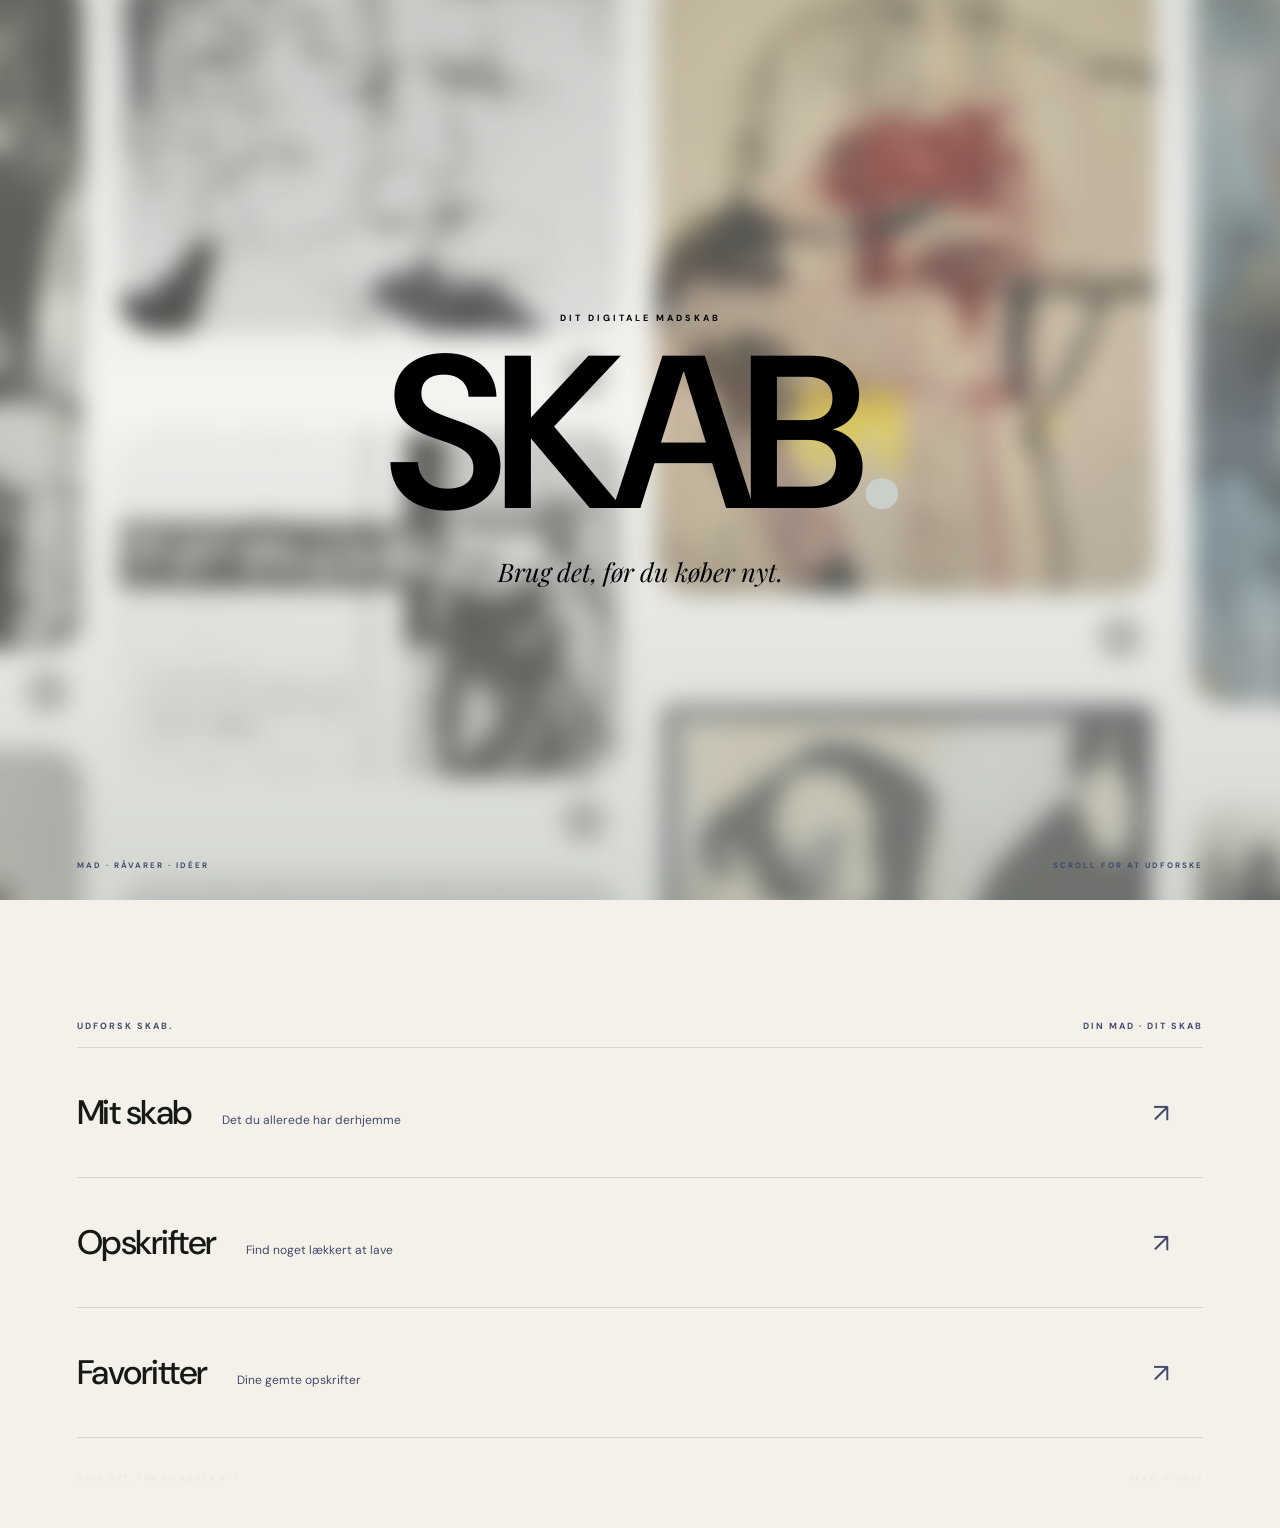
<file: index.html>
<!DOCTYPE html>
<html lang="da">

<head>

    <meta charset="UTF-8">

    <meta name="viewport" content="width=device-width, initial-scale=1.0">

    <title>SKAB.</title>

    <!-- Fonts -->
    <link rel="preconnect" href="https://fonts.googleapis.com">
    <link rel="preconnect" href="https://fonts.gstatic.com" crossorigin>

    <link
        href="https://fonts.googleapis.com/css2?family=DM+Sans:wght@400;500;600;700&family=Playfair+Display:ital,wght@0,400;0,500;1,400&display=swap"
        rel="stylesheet"
    >

    <link rel="stylesheet" href="style.css">
    <link rel="manifest" href="manifest.json">

<meta name="theme-color" content="#172a46">

<meta name="apple-mobile-web-app-capable" content="yes">

<meta name="apple-mobile-web-app-status-bar-style" content="default">

<meta name="apple-mobile-web-app-title" content="SKAB.">

</head>


<body>


    <!-- =========================
         HERO
    ========================== -->

    <main>

        <section class="hero">

            <!-- Kunst i baggrunden -->
            <div class="art-background"></div>


            <!-- Indhold ovenpå kunsten -->
            <div class="hero-content">

                <p class="eyebrow">
                    DIT DIGITALE MADSKAB
                </p>


                <h1>
                    SKAB<span>.</span>
                </h1>


                <p class="tagline">
                    Brug det, før du køber nyt.
                </p>

            </div>


            <!-- Lille information nederst -->
            <div class="hero-bottom">

                <span>
                    MAD · RÅVARER · IDÉER
                </span>

                <span>
                    SCROLL FOR AT UDFORSKE
                </span>

            </div>

        </section>



        <!-- =========================
             MENU
        ========================== -->

        <section class="menu-section">

            <div class="menu-header">

                <p>
                    UDFORSK SKAB.
                </p>

                <span>
                    DIN MAD · DIT SKAB
                </span>

            </div>


            <div class="menu-list">


                <!-- MIT SKAB -->

                <a href="skab.html" class="menu-item">

                    <div class="menu-content">

                        <h2>
                            Mit skab
                        </h2>

                        <p>
                            Det du allerede har derhjemme
                        </p>

                    </div>

                    <div class="menu-arrow">
                        ↗
                    </div>

                </a>



                <!-- OPSKRIFTER -->

                <a href="opskrifter.html" class="menu-item">

                    <div class="menu-content">

                        <h2>
                            Opskrifter
                        </h2>

                        <p>
                            Find noget lækkert at lave
                        </p>

                    </div>

                    <div class="menu-arrow">
                        ↗
                    </div>

                </a>



                <!-- FAVORITTER -->


<a href="favoritter.html" class="menu-item">

    <div class="menu-content">

        <h2>
            Favoritter
        </h2>

        <p>
            Dine gemte opskrifter
        </p>

    </div>

    <div class="menu-arrow">
        ↗
    </div>

</a>


            </div>

        </section>



        <!-- =========================
             FOOTER
        ========================== -->

        <footer class="footer">

            <span>
                BRUG DET, FØR DU KØBER NYT.
            </span>

            <span>
                SKAB. © 2026
            </span>

        </footer>


    </main>


    <script src="script.js"></script>

</body>

</html>
</file>
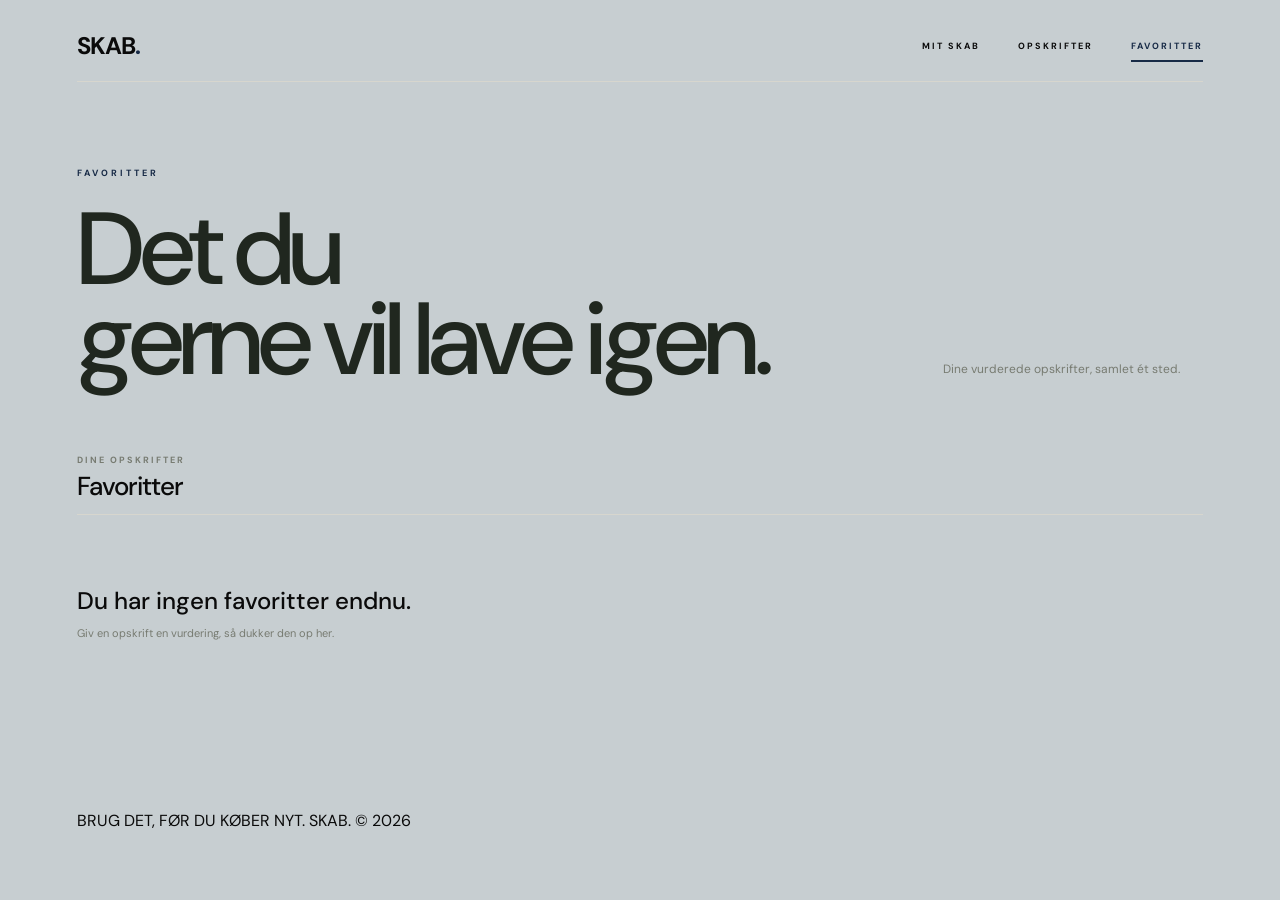
<file: favoritter.html>
<!DOCTYPE html>
<html lang="da">

<head>
    <meta charset="UTF-8">
    <meta name="viewport" content="width=device-width, initial-scale=1.0">

    <title>Favoritter · SKAB.</title>

    <link rel="preconnect" href="https://fonts.googleapis.com">
    <link rel="preconnect" href="https://fonts.gstatic.com" crossorigin>

    <link
        href="https://fonts.googleapis.com/css2?family=DM+Sans:wght@400;500;600;700&display=swap"
        rel="stylesheet"
    >

    <link rel="stylesheet" href="style.css">
    <link rel="manifest" href="manifest.json">

<meta name="theme-color" content="#172a46">

<meta name="apple-mobile-web-app-capable" content="yes">

<meta name="apple-mobile-web-app-status-bar-style" content="default">

<meta name="apple-mobile-web-app-title" content="SKAB.">
    <link rel="stylesheet" href="favoritter.css">
</head>

<body>

    <main class="favoritter-page">

        <header class="site-header">

            <a href="index.html" class="logo">
                SKAB<span>.</span>
            </a>

            <nav class="main-nav">

                <a href="skab.html">
                    Mit skab
                </a>

                <a href="opskrifter.html">
                    Opskrifter
                </a>

                <a href="favoritter.html" class="active">
                    Favoritter
                </a>

            </nav>

        </header>


        <section class="page-intro">

            <div>

                <p class="eyebrow">
                    FAVORITTER
                </p>

                <h1>
                    Det du<br>
                    gerne vil lave igen.
                </h1>

            </div>

            <p class="intro-description">
                Dine vurderede opskrifter,
                samlet ét sted.
            </p>

        </section>


        <section class="favorites">

            <div class="favorites-header">

                <div>

                    <p class="small-label">
                        DINE OPSKRIFTER
                    </p>

                    <h2>
                        Favoritter
                    </h2>

                </div>

            </div>


            <div
                id="favoritesList"
                class="favorites-list"
            >
                <!-- JavaScript indsætter vurderede opskrifter her -->
            </div>

        </section>


        <footer class="page-footer">

            <span>
                BRUG DET, FØR DU KØBER NYT.
            </span>

            <span>
                SKAB. © 2026
            </span>

        </footer>

    </main>


    <script src="opskrifter.js"></script>
    <script src="favoritter.js"></script>

</body>

</html>
</file>
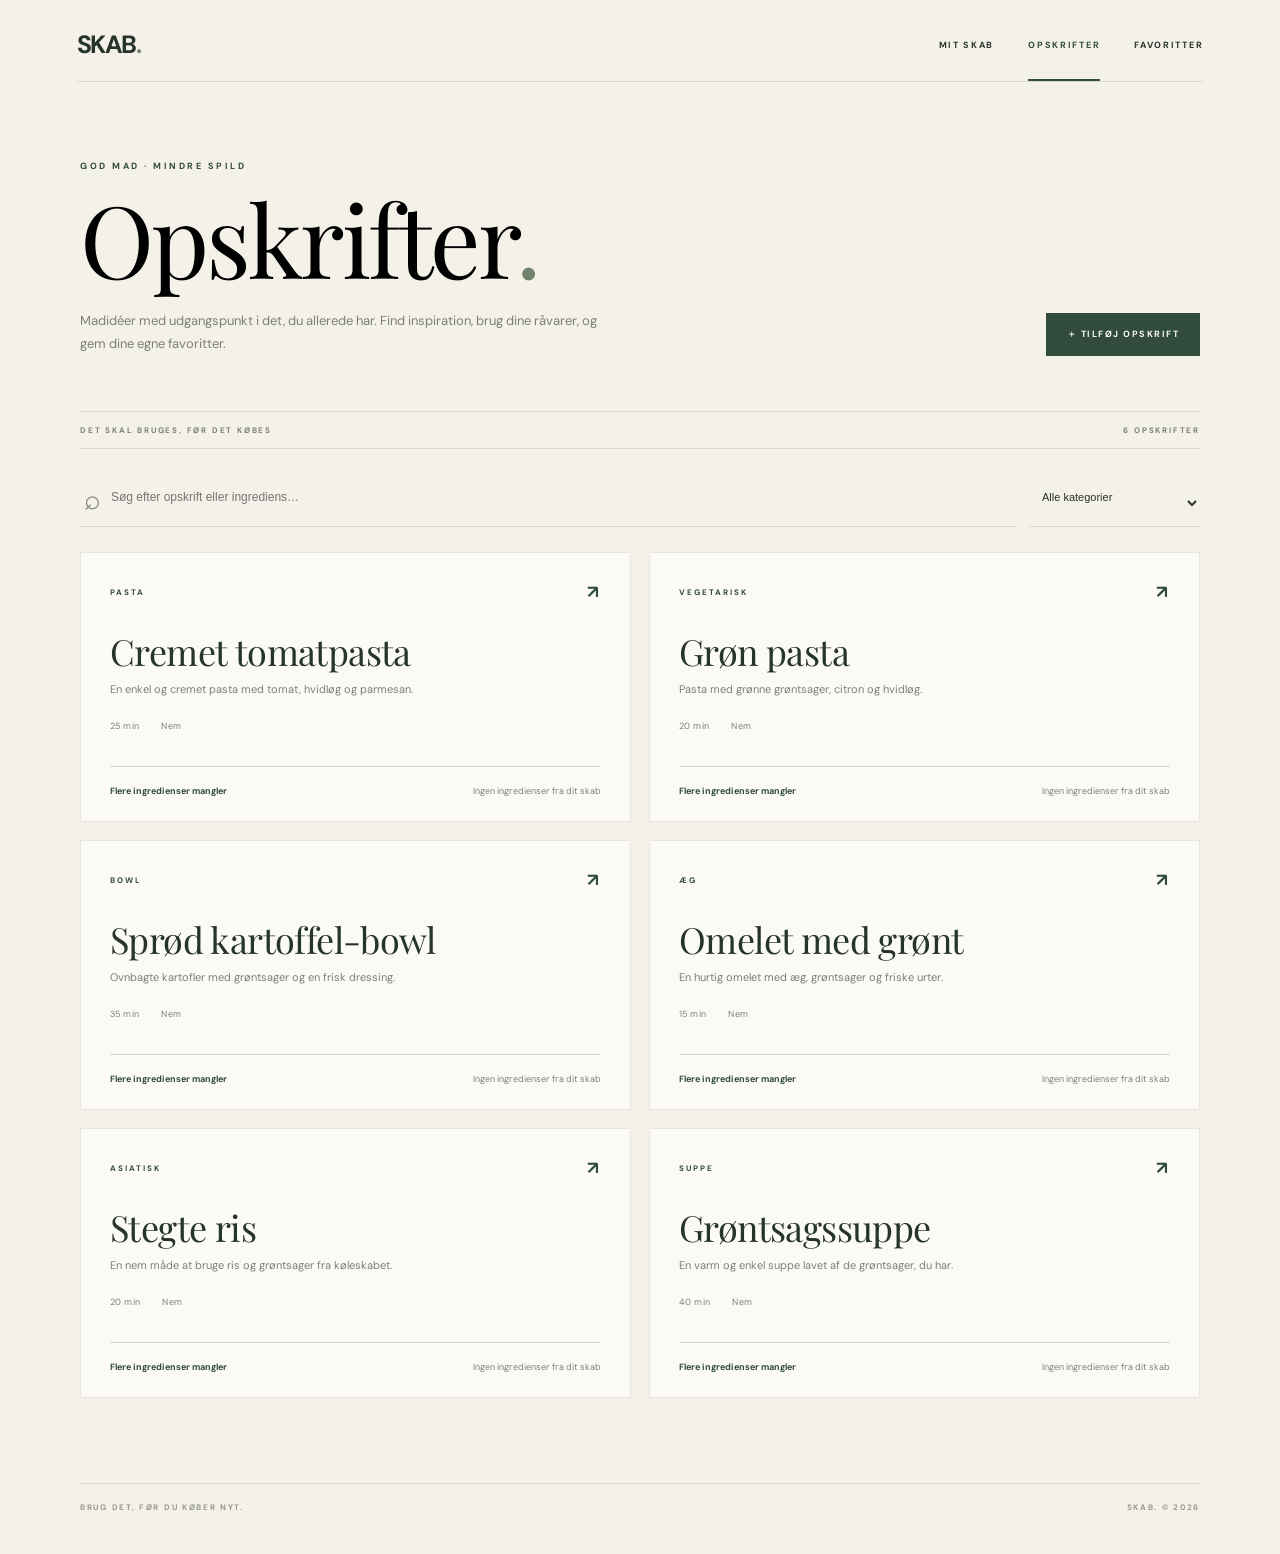
<file: opskrifter.html>
<!DOCTYPE html>
<html lang="da">
<head>
  <meta charset="UTF-8">
  <meta name="viewport" content="width=device-width, initial-scale=1.0">
  <meta name="theme-color" content="#263d32">
  <title>Opskrifter · SKAB.</title>
  <link rel="preconnect" href="https://fonts.googleapis.com">
  <link rel="preconnect" href="https://fonts.gstatic.com" crossorigin>
  <link href="https://fonts.googleapis.com/css2?family=DM+Sans:wght@400;500;600;700&family=Playfair+Display:wght@400;500;600&display=swap" rel="stylesheet">
  <link rel="stylesheet" href="style.css">
  <link rel="stylesheet" href="opskrifter.css">
  <link rel="manifest" href="manifest.json">
</head>
<body>
<main class="recipes-page">
  <header class="site-header">
    <a href="index.html" class="logo">SKAB<span>.</span></a>
    <nav class="main-nav" aria-label="Hovednavigation">
      <a href="skab.html">Mit skab</a>
      <a href="opskrifter.html" class="active">Opskrifter</a>
      <a href="favoritter.html">Favoritter</a>
    </nav>
  </header>

  <section class="recipes-intro">
    <p class="eyebrow">GOD MAD · MINDRE SPILD</p>
    <div class="intro-heading-row">
      <div>
        <h1>Opskrifter<span>.</span></h1>
        <p class="intro-copy">Madidéer med udgangspunkt i det, du allerede har. Find inspiration, brug dine råvarer, og gem dine egne favoritter.</p>
      </div>
      <button class="primary-button" id="openRecipeForm" type="button">＋ Tilføj opskrift</button>
    </div>
    <div class="intro-rule"><span>DET SKAL BRUGES, FØR DET KØBES</span><span id="recipeCount">0 OPSKRIFTER</span></div>
  </section>

  <section class="recipe-tools" aria-label="Søg og filtrer opskrifter">
    <label class="search-field">
      <span aria-hidden="true">⌕</span>
      <input id="recipeSearch" type="search" placeholder="Søg efter opskrift eller ingrediens…" autocomplete="off">
    </label>
    <select id="categoryFilter" aria-label="Filtrer efter kategori">
      <option value="">Alle kategorier</option>
    </select>
  </section>

  <section id="recipeList" class="recipe-grid" aria-live="polite"></section>

  <footer class="page-footer">
    <span>BRUG DET, FØR DU KØBER NYT.</span>
    <span>SKAB. © 2026</span>
  </footer>
</main>

<dialog class="recipe-dialog" id="recipeDialog">
  <form id="recipeForm" class="recipe-form" novalidate>
    <div class="dialog-heading">
      <div><p class="eyebrow">DIN OPSKRIFTSSAMLING</p><h2>Tilføj opskrift<span>.</span></h2></div>
      <button type="button" class="dialog-close" id="closeRecipeForm" aria-label="Luk">×</button>
    </div>

    <div class="import-panel">
      <label for="recipeUrl">Har du fundet en opskrift på nettet?</label>
      <div class="url-row">
        <input id="recipeUrl" type="url" placeholder="Indsæt link til opskriften…" inputmode="url">
        <button class="secondary-button" id="importRecipeButton" type="button">Hent opskrift</button>
      </div>
      <p id="importStatus" class="field-help">Vi forsøger at hente titel, ingredienser og fremgangsmåde. Du kan altid rette det bagefter.</p>
    </div>

    <div class="form-divider"><span>ELLER OPRET DEN SELV</span></div>

    <div class="form-grid">
      <label class="form-field full"><span>Opskriftens navn *</span><input name="name" required maxlength="90" placeholder="Fx Cremet svampepasta"></label>
      <label class="form-field"><span>Kategori</span><input name="category" maxlength="40" placeholder="Fx Pasta, vegetarisk…"></label>
      <label class="form-field"><span>Tid</span><input name="time" maxlength="30" placeholder="Fx 30 min"></label>
      <label class="form-field"><span>Sværhedsgrad</span><select name="difficulty"><option>Nem</option><option>Middel</option><option>Avanceret</option></select></label>
      <label class="form-field full"><span>Kort beskrivelse</span><textarea name="description" rows="2" maxlength="240" placeholder="Hvad gør retten særlig?"></textarea></label>
    </div>

    <div class="form-section-heading"><h3>Ingredienser</h3><button type="button" class="text-button" id="addIngredientRow">＋ Tilføj ingrediens</button></div>
    <div id="ingredientRows" class="ingredient-input-list"></div>

    <div class="form-section-heading"><h3>Fremgangsmåde</h3><button type="button" class="text-button" id="addStepRow">＋ Tilføj trin</button></div>
    <div id="stepRows" class="step-input-list"></div>

    <p class="form-error" id="recipeFormError" role="alert"></p>
    <div class="form-actions">
      <button type="button" class="quiet-button" id="cancelRecipeForm">Annuller</button>
      <button type="submit" class="primary-button">Gem opskrift</button>
    </div>
  </form>
</dialog>

<script src="opskrifter.js"></script>
</body>
</html>
</file>
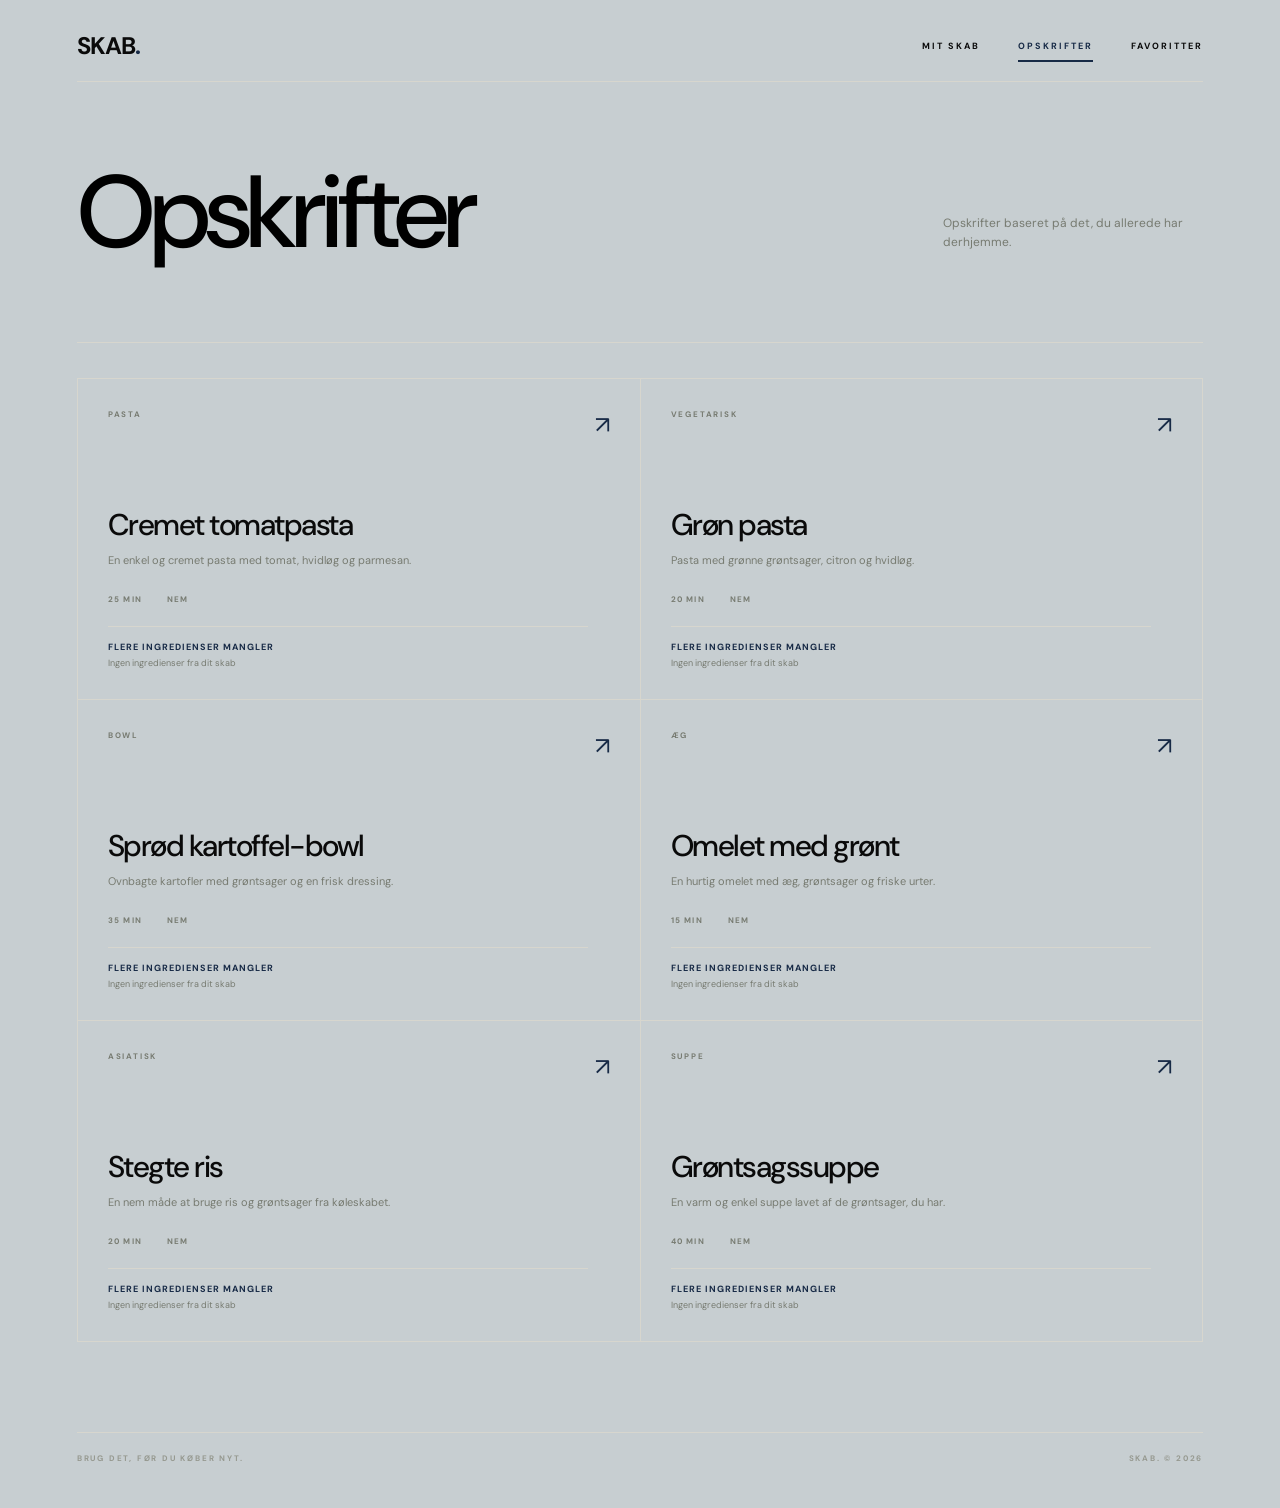
<file: hvad har vi/SKAB/opskrifter.html>
<!DOCTYPE html>
<html lang="da">

<head>
    <meta charset="UTF-8">
    <meta name="viewport" content="width=device-width, initial-scale=1.0">

    <title>Opskrifter · SKAB.</title>

    <link rel="preconnect" href="https://fonts.googleapis.com">
    <link rel="preconnect" href="https://fonts.gstatic.com" crossorigin>

    <link
        href="https://fonts.googleapis.com/css2?family=DM+Sans:wght@400;500;600;700&family=Playfair+Display:ital,wght@0,400;0,500;1,400&display=swap"
        rel="stylesheet"
    >

    <link rel="stylesheet" href="style.css">
    <link rel="stylesheet" href="opskrifter.css">
    <link rel="manifest" href="manifest.json">

<meta name="theme-color" content="#172a46">

<meta name="apple-mobile-web-app-capable" content="yes">

<meta name="apple-mobile-web-app-status-bar-style" content="default">

<meta name="apple-mobile-web-app-title" content="SKAB.">
</head>


<body>

    <main class="opskrifter-page">

        <!-- HEADER -->

        <header class="site-header">

            <a href="index.html" class="logo">
                SKAB<span>.</span>
            </a>

            <nav class="main-nav">
                <a href="skab.html">Mit skab</a>
                <a href="opskrifter.html" class="active">Opskrifter</a>
                <a href="favoritter.html">Favoritter</a>
            </nav>

        </header>


        <!-- INTRO -->

        <section class="page-intro">

            <div>

               

                <h1>
                    Opskrifter<br>
                    
                </h1>

            </div>

            <p class="intro-description">
                Opskrifter baseret på det,
                du allerede har derhjemme.
            </p>

        </section>


        <!-- OPSKRIFTER -->

        <section class="recipes">

            <div class="recipes-header">

                <div>
                    

                    
                </div>

            </div>


            <div id="recipeList" class="recipe-grid">

                <!-- JavaScript indsætter opskrifter her -->

            </div>

        </section>


        <!-- FOOTER -->

        <footer class="page-footer">

            <span>
                BRUG DET, FØR DU KØBER NYT.
            </span>

            <span>
                SKAB. © 2026
            </span>

        </footer>

    </main>


    <script src="script.js"></script>
    <script src="opskrifter.js"></script>

</body>

</html>
</file>
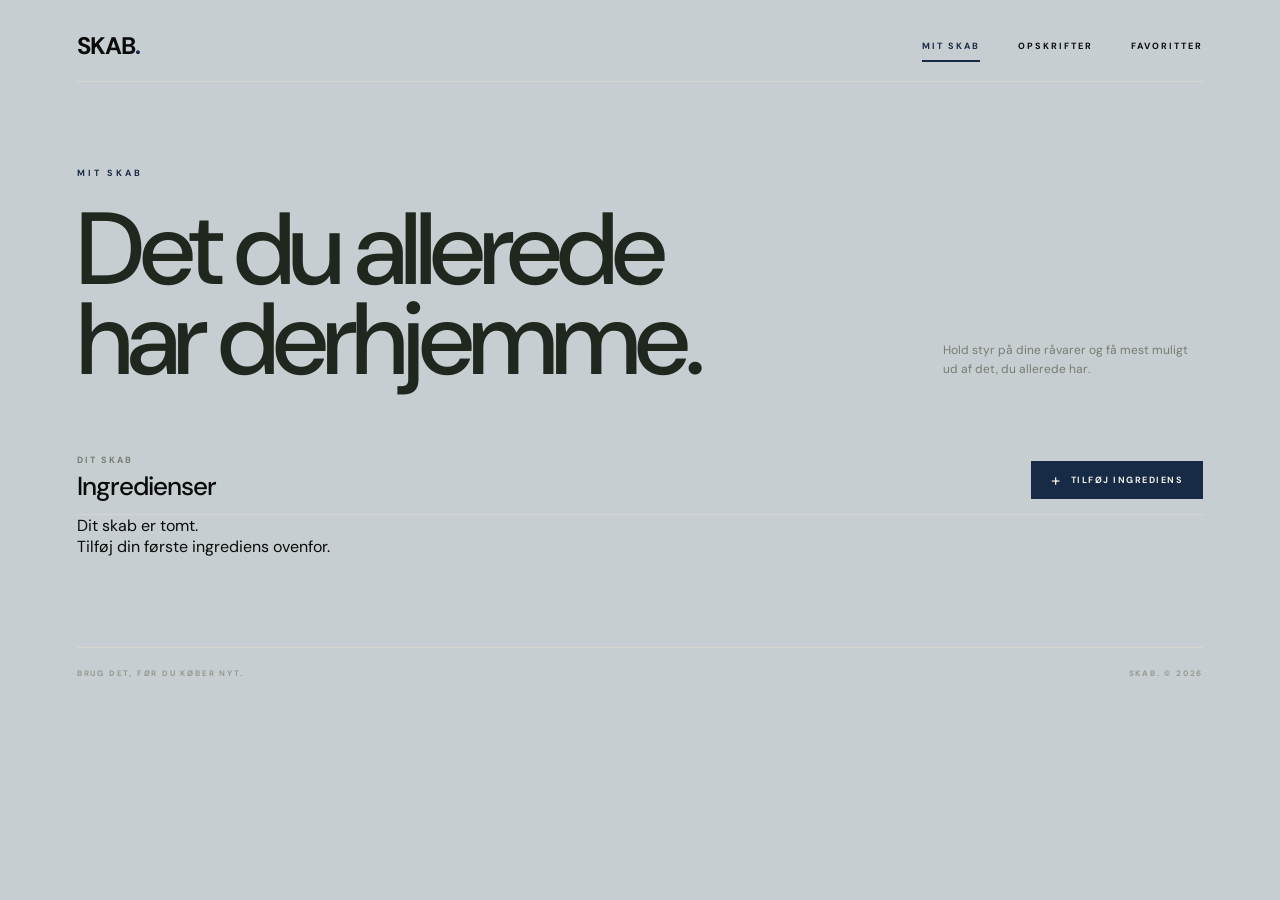
<file: hvad har vi/SKAB/skab.html>
<!DOCTYPE html>
<html lang="da">

<head>
    <meta charset="UTF-8">
    <meta name="viewport" content="width=device-width, initial-scale=1.0">

    <title>Mit skab · SKAB.</title>

    <link rel="preconnect" href="https://fonts.googleapis.com">
    <link rel="preconnect" href="https://fonts.gstatic.com" crossorigin>

    <link
        href="https://fonts.googleapis.com/css2?family=DM+Sans:wght@400;500;600;700&display=swap"
        rel="stylesheet"
    >

    <link rel="stylesheet" href="style.css">
    <link rel="stylesheet" href="skab.css">
    <link rel="manifest" href="manifest.json">

<meta name="theme-color" content="#172a46">

<meta name="apple-mobile-web-app-capable" content="yes">

<meta name="apple-mobile-web-app-status-bar-style" content="default">

<meta name="apple-mobile-web-app-title" content="SKAB.">
</head>


<body>

    <main class="skab-page">

        <!-- HEADER -->

        <header class="site-header">

            <a href="index.html" class="logo">
                SKAB<span>.</span>
            </a>

            <nav class="main-nav">
                <a href="skab.html" class="active">Mit skab</a>
                <a href="opskrifter.html">Opskrifter</a>
                <a href="#">Favoritter</a>
            </nav>

        </header>


        <!-- INTRO -->

        <section class="page-intro">

            <div>

                <p class="eyebrow">
                    MIT SKAB
                </p>

                <h1>
                    Det du allerede<br>
                    har derhjemme.
                </h1>

            </div>

            <p class="intro-description">
                Hold styr på dine råvarer og få mest muligt
                ud af det, du allerede har.
            </p>

        </section>


        <!-- MIT SKAB -->

        <section class="pantry">


            <!-- HEADER -->

            <div class="pantry-header">

                <div>

                    <p class="small-label">
                        DIT SKAB
                    </p>

                    <h2>
                        Ingredienser
                    </h2>

                </div>


                <button
                    id="addIngredientBtn"
                    class="add-button"
                    type="button"
                >

                    <span>+</span>

                    Tilføj ingrediens

                </button>

            </div>


            <!-- FORMULAR -->

            <div
                id="ingredientForm"
                class="ingredient-form hidden"
            >

                <div class="form-header">

                    <div>
                        <p class="small-label">
                            NY INGREDIENS
                        </p>

                        <h3>
                            Tilføj til dit skab
                        </h3>
                    </div>

                    <button
                        id="closeFormBtn"
                        class="close-form"
                        type="button"
                    >
                        ×
                    </button>

                </div>


                <form id="newIngredientForm">

                    <div class="form-fields">


                        <div class="form-field">

                            <label for="ingredientName">
                                Ingrediens
                            </label>

                            <input
                                type="text"
                                id="ingredientName"
                                placeholder="Fx spinat"
                                required
                            >

                        </div>


                        <div class="form-field">

    <label for="ingredientQuantity">
        Mængde
    </label>

    <div class="quantity-input">

        <input
            type="number"
            id="ingredientQuantity"
            placeholder="Fx 200"
            min="0"
            step="0.01"
            required
        >

        <select id="ingredientUnit" required>
            <option value="g">g</option>
            <option value="kg">kg</option>
            <option value="ml">ml</option>
            <option value="dl">dl</option>
            <option value="l">l</option>
            <option value="stk">stk.</option>
        </select>

    </div>

</div>


                        <div class="form-field">

                            <label for="ingredientExpiry">
                                Udløbsdato
                            </label>

                            <input
                                type="date"
                                id="ingredientExpiry"
                                required
                            >

                        </div>


                        <button
                            type="submit"
                            class="save-ingredient"
                        >
                            Tilføj til mit skab
                        </button>

                    </div>

                </form>

            </div>


            <!-- INGREDIENTS -->

            <div id="ingredientList">

                <!-- JavaScript indsætter ingredienser her -->

            </div>


        </section>


        <!-- FOOTER -->

        <footer class="page-footer">

            <span>
                BRUG DET, FØR DU KØBER NYT.
            </span>

            <span>
                SKAB. © 2026
            </span>

        </footer>

    </main>
 


    <script src="script.js"></script>

</body>


</html>
</file>
<file: style.css>
/* =========================================
   SKAB.
   Abstract Scandinavian editorial design
========================================= */


/* =========================================
   VARIABLES
========================================= */

:root {

    --background: #f3f1e9;

    --text: #171914;

    --muted: #777b71;

    --green: #354b3a;

    --line: #d7d6ce;

}


/* =========================================
   RESET
========================================= */

* {

    margin: 0;
    padding: 0;

    box-sizing: border-box;

}


html {

    scroll-behavior: smooth;

}


body {

    background: var(--background);

    color: var(--text);

    font-family: "DM Sans", sans-serif;

}


/* =========================================
   HERO
========================================= */

.hero {

    height: 100vh;

    min-height: 650px;

    position: relative;

    overflow: hidden;

    display: flex;

    align-items: center;

    justify-content: center;

}


/* =========================================
   ART BACKGROUND
========================================= */

.art-background {
    position: absolute;
    inset: -25px;
    z-index: 0;
    overflow: hidden;

    background-image: url("bag.jpg");
    background-size: cover;
    background-position: center;
    background-repeat: no-repeat;

    filter: blur(12px);

    opacity: 0.68;

    transform: scale(1.04);
}


/* Let kunsten fade at the edges */

.art-background::after {

    content: "";

    position: absolute;

    inset: 0;

    background:
        linear-gradient(
            to bottom,
            rgba(53,75,58,0.20),
            rgba(53,75,58,0.05) 45%,
            rgba(53,75,58,0.30)
        );

    pointer-events: none;
}


/* =========================================
   HERO CONTENT
========================================= */

.hero-content {

    position: relative;

    z-index: 2;

    text-align: center;

    display: flex;

    flex-direction: column;

    align-items: center;

}


/* Small label */

.eyebrow {

    font-size: 9px;

    font-weight: 700;

    letter-spacing: 3px;

    color: #010101;

    margin-bottom: 25px;

}


/* Main logo */

h1 {

    font-size: clamp(100px, 17vw, 240px);

    line-height: 0.78;

    letter-spacing: -11px;

    font-weight: 600;

    color: #000000;

}


/* Green dot */

h1 span {

    color: #cad0c9; 

}


/* Tagline */

.tagline {

    margin-top: 35px;

    font-family: "Playfair Display", serif;

    font-size: clamp(18px, 2vw, 26px);

    font-style: italic;

    color: #000000;

}


/* =========================================
   HERO BOTTOM
========================================= */

.hero-bottom {

    position: absolute;

    z-index: 3;

    left: 6%;

    right: 6%;

    bottom: 30px;

    display: flex;

    justify-content: space-between;

    align-items: center;

}


.hero-bottom span {

    font-size: 8px;

    letter-spacing: 2px;

    font-weight: 700;

    color: #44496a;

}


/* =========================================
   MENU
========================================= */

.menu-section {

    width: 88%;

    max-width: 1400px;

    margin: 120px auto 0;

}


/* Menu header */

.menu-header {

    display: flex;

    justify-content: space-between;

    align-items: center;

    padding-bottom: 15px;

    border-bottom: 1px solid var(--line);

}


.menu-header p,
.menu-header span {

    font-size: 9px;

    letter-spacing: 2px;

    font-weight: 700;

    color: #44496a;

}


/* =========================================
   MENU ITEMS
========================================= */

.menu-item {

    min-height: 130px;

    border-bottom: 1px solid var(--line);

    display: grid;

    grid-template-columns: 1fr 50px;

    align-items: center;

    text-decoration: none;

    color: var(--text);

    transition:
        padding-left 0.35s ease,
        background-color 0.35s ease;

}


.menu-content {

    display: flex;

    align-items: baseline;

    gap: 30px;

}


.menu-content h2 {

    font-size: 34px;

    line-height: 1;

    font-weight: 500;

    letter-spacing: -1.5px;

}


.menu-content p {

    font-size: 12px;

    color: #44496a;

}


/* Arrow */

.menu-arrow {

    font-size: 26px;

    color: #44496a;

    transition: transform 0.35s ease;

}


/* Hover */

.menu-item:hover {

    padding-left: 18px;

}


.menu-item:hover .menu-arrow {

    transform: translate(6px, -6px);

}


/* =========================================
   FOOTER
========================================= */

.footer {

    width: 88%;

    max-width: 1400px;

    margin: 35px auto 45px;

    display: flex;

    justify-content: space-between;

    color: #e9ebe5;

}


.footer span {

    font-size: 8px;

    letter-spacing: 1.8px;

    font-weight: 700;

}


/* =========================================
   TABLET
========================================= */

@media (max-width: 900px) {

    .hero {

        min-height: 600px;

    }


    h1 {

        font-size: clamp(85px, 17vw, 150px);

        letter-spacing: -7px;

    }


    .hero-bottom {

        left: 7%;

        right: 7%;

    }


    .menu-section {

        margin-top: 80px;

    }


    .menu-content {

        gap: 20px;

    }


    .menu-content h2 {

        font-size: 30px;

    }

}


/* =========================================
   MOBILE
========================================= */

@media (max-width: 600px) {

    .hero {

        height: 85vh;

        min-height: 560px;

    }


    .art-background img {

        object-position: center;

        opacity: 0.48;

    }


    .eyebrow {

        font-size: 8px;

        letter-spacing: 2.2px;

        margin-bottom: 20px;

    }


    h1 {

        font-size: 84px;

        letter-spacing: -5px;

    }


    .tagline {

        font-size: 18px;

        margin-top: 28px;

    }


    .hero-bottom {

        left: 7%;

        right: 7%;

        bottom: 22px;

    }


    .hero-bottom span:last-child {

        display: none;

    }


    .menu-section {

        width: 86%;

        margin-top: 70px;

    }


    .menu-header span {

        display: none;

    }


    .menu-item {

        min-height: 105px;

        grid-template-columns: 1fr 30px;

    }


    .menu-content {

        display: block;

    }


    .menu-content h2 {

        font-size: 27px;

        margin-bottom: 7px;

    }


    .menu-content p {

        font-size: 11px;

    }


    .menu-arrow {

        font-size: 21px;

    }


    .footer {

        width: 86%;

        margin-bottom: 30px;

    }


    .footer span {

        font-size: 7px;

    }

}
</file>
<file: favoritter.css>
/* ========================================
   SKAB. — FAVORITTER
======================================== */

:root {
    --background: #C7CED1;
    --text: #0a0a0a;
    --muted: #777b71;
    --navy: #172a46;
    --navy-light: #29415f;
    --line: #d7d6ce;
}


.favoritter-page {
    min-height: 100vh;
    background: var(--background);
    color: var(--text);
    padding: 30px 6% 45px;
    font-family: "DM Sans", sans-serif;
}


/* ========================================
   HEADER
======================================== */

.favoritter-page .site-header {
    width: 100%;
    display: flex;
    justify-content: space-between;
    align-items: center;
    padding-bottom: 20px;
    border-bottom: 1px solid var(--line);
}

.favoritter-page .logo {
    text-decoration: none;
    color: var(--text);
    font-size: 24px;
    font-weight: 700;
    letter-spacing: -1px;
}

.favoritter-page .logo span {
    color: var(--navy);
}

.favoritter-page .main-nav {
    display: flex;
    align-items: center;
    gap: 38px;
}

.favoritter-page .main-nav a {
    position: relative;
    text-decoration: none;
    color: var(--text);
    font-size: 9px;
    font-weight: 700;
    letter-spacing: 2px;
    text-transform: uppercase;
}

.favoritter-page .main-nav a.active {
    color: var(--navy);
}

.favoritter-page .main-nav a.active::after {
    content: "";
    position: absolute;
    left: 0;
    right: 0;
    bottom: -10px;
    height: 1.5px;
    background: var(--navy);
}


/* ========================================
   INTRO
======================================== */

.favoritter-page .page-intro {
    width: 100%;
    max-width: 1200px;
    display: flex;
    justify-content: space-between;
    align-items: flex-end;
    padding: 85px 0 70px;
}

.favoritter-page .eyebrow {
    margin: 0 0 25px;
    color: var(--navy);
    font-size: 9px;
    font-weight: 700;
    letter-spacing: 3px;
}

.favoritter-page .page-intro h1 {
    margin: 0;
    font-family: "DM Sans", sans-serif;
    font-size: clamp(55px, 8vw, 110px);
    font-weight: 500;
    line-height: 0.88;
    letter-spacing: -5px;
    color: #20271f;
}

.favoritter-page .intro-description {
    width: 260px;
    margin: 0 0 4px;
    color: var(--muted);
    font-size: 12px;
    line-height: 1.65;
}


/* ========================================
   FAVORITTER
======================================== */

.favorites {
    width: 100%;
    max-width: 1200px;
}

.favorites-header {
    display: flex;
    justify-content: space-between;
    align-items: flex-end;
    padding-bottom: 15px;
    border-bottom: 1px solid var(--line);
}

.small-label {
    margin: 0 0 7px;
    color: var(--muted);
    font-size: 9px;
    font-weight: 700;
    letter-spacing: 2px;
}

.favorites-header h2 {
    margin: 0;
    font-size: 26px;
    font-weight: 500;
    line-height: 1;
    letter-spacing: -1px;
}


/* ========================================
   FAVORIT-LISTE
======================================== */

.favorite-item {
    display: grid;

    /*
       Mere plads til hvert felt,
       så vurdering og antal gange
       ikke overlapper.
    */
    grid-template-columns:
        minmax(250px, 1fr)
        120px
        70px
        120px
        30px;

    gap: 25px;
    align-items: center;

    padding: 25px 0;

    border-bottom: 1px solid var(--line);

    transition:
        padding 0.2s ease,
        background-color 0.2s ease;
}

.favorite-item:hover {
    padding-left: 8px;
    padding-right: 8px;
}


/* ========================================
   OPSKRIFTSNAVN
======================================== */

.favorite-name {
    text-decoration: none;
    color: var(--text);
    min-width: 0;
}

.favorite-name h3 {
    margin: 0 0 7px;
    font-size: 22px;
    font-weight: 500;
    letter-spacing: -0.7px;
}

.favorite-name span {
    color: var(--muted);
    font-size: 9px;
    letter-spacing: 1.5px;
    text-transform: uppercase;
}


/* ========================================
   STJERNER
======================================== */

.favorite-stars {
    color: var(--navy);
    font-size: 16px;
    letter-spacing: 2px;
    white-space: nowrap;
}


/* ========================================
   RATING
======================================== */

.favorite-rating-text {
    color: var(--muted);
    font-size: 10px;
    white-space: nowrap;
}


/* ========================================
   ANTAL GANGE LAVET
======================================== */

.favorite-made {
    color: var(--muted);
    font-size: 10px;
    white-space: nowrap;
}


/* ========================================
   FJERN
======================================== */

.remove-rating {
    border: none;
    background: transparent;
    color: var(--muted);
    font-size: 18px;
    cursor: pointer;
    padding: 0;
}

.remove-rating:hover {
    color: var(--navy);
}


/* ========================================
   INGEN FAVORITTER
======================================== */

.empty-favorites {
    padding: 70px 0;
}

.empty-favorites h3 {
    margin: 0 0 10px;
    font-size: 24px;
    font-weight: 500;
}

.empty-favorites p {
    margin: 0;
    color: var(--muted);
    font-size: 11px;
}


/* ========================================
   FOOTER
======================================== */

.favoritter-page .page-footer {
    margin-top: 100px;
}


/* ========================================
   TABLET
======================================== */

@media (max-width: 900px) {

    .favorite-item {
        grid-template-columns:
            1fr
            auto
            auto
            30px;

        gap: 8px 20px;
    }

    .favorite-name {
        grid-column: 1 / 4;
    }

    .favorite-stars {
        grid-column: 1;
        grid-row: 2;
    }

    .favorite-rating-text {
        grid-column: 2;
        grid-row: 2;
    }

    .favorite-made {
        grid-column: 1 / 3;
        grid-row: 3;
    }

    .remove-rating {
        grid-column: 4;
        grid-row: 1 / 4;
    }

}


/* ========================================
   MOBIL
======================================== */

@media (max-width: 600px) {

    .favoritter-page {
        padding: 22px 7% 30px;
    }

    .favoritter-page .main-nav {
        gap: 15px;
    }

    .favoritter-page .main-nav a {
        font-size: 7px;
        letter-spacing: 1px;
    }

    .favoritter-page .page-intro {
        display: block;
        padding: 65px 0 55px;
    }

    .favoritter-page .intro-description {
        margin-top: 30px;
    }

    .favorite-item {
        padding: 22px 0;
    }

    .favorite-name h3 {
        font-size: 20px;
    }

    .favorite-stars {
        font-size: 15px;
    }

    .favorite-rating-text,
    .favorite-made {
        font-size: 9px;
    }

    .favoritter-page .page-footer {
        margin-top: 65px;
    }

}
</file>
<file: opskrifter.css>
/* SKAB — opskriftsoversigt */
:root {
  --skab-bg: #f4f1e8;
  --skab-paper: #fbfaf6;
  --skab-ink: #26342c;
  --skab-green: #314b3d;
  --skab-green-soft: #e4e9df;
  --skab-muted: #7b8176;
  --skab-line: #d9d8cc;
  --skab-serif: "Playfair Display", Georgia, serif;
  --skab-sans: "DM Sans", Arial, sans-serif;
}
* { box-sizing: border-box; }
body { margin: 0; background: var(--skab-bg); color: var(--skab-ink); }
.recipes-page { min-height: 100vh; padding: 28px 6% 42px; font-family: var(--skab-sans); background: var(--skab-bg); color: var(--skab-ink); }
.recipes-page button, .recipe-dialog button, .recipe-dialog input, .recipe-dialog select, .recipe-dialog textarea { font: inherit; }
.site-header { display:flex; justify-content:space-between; align-items:center; padding: 0 0 20px; border-bottom:1px solid var(--skab-line); }
.logo { color:var(--skab-ink); text-decoration:none; font:700 25px var(--skab-sans); letter-spacing:-1.5px; }
.logo span, .recipes-intro h1 span, .dialog-heading h2 span { color:#71836d; }
.main-nav { display:flex; gap:34px; align-items:center; }
.main-nav a { color:var(--skab-ink); text-decoration:none; font-size:9px; font-weight:700; letter-spacing:1.7px; text-transform:uppercase; position:relative; }
.main-nav a.active { color:var(--skab-green); }
.main-nav a.active:after { content:""; height:2px; background:var(--skab-green); position:absolute; bottom:-30px; left:0; right:0; }
.recipes-intro { max-width:1120px; margin:78px auto 0; }
.eyebrow { color:var(--skab-green); font-size:9px; font-weight:700; letter-spacing:2.5px; margin:0 0 17px; text-transform:uppercase; }
.intro-heading-row { display:flex; align-items:flex-end; justify-content:space-between; gap:35px; }
.recipes-intro h1 { margin:0; font:400 clamp(58px,8vw,100px)/.98 var(--skab-serif); letter-spacing:-3px; }
.intro-copy { max-width:530px; margin:22px 0 0; color:var(--skab-muted); font-size:13px; line-height:1.8; }
.primary-button, .secondary-button { border:1px solid var(--skab-green); background:var(--skab-green); color:#fbfaf6; padding:14px 20px; cursor:pointer; font-size:9px!important; font-weight:700!important; letter-spacing:1.5px; text-transform:uppercase; transition:.2s ease; }
.primary-button:hover { background:#20382b; transform:translateY(-1px); }
.intro-rule { display:flex; justify-content:space-between; gap:20px; margin-top:55px; padding:13px 0; border-top:1px solid var(--skab-line); border-bottom:1px solid var(--skab-line); color:var(--skab-muted); font-size:8px; font-weight:700; letter-spacing:1.8px; }
.recipe-tools { max-width:1120px; margin:30px auto 25px; display:flex; gap:14px; }
.search-field { display:flex; align-items:center; gap:10px; flex:1; border-bottom:1px solid var(--skab-line); padding:0 4px 10px; color:var(--skab-muted); }
.search-field span { font:28px var(--skab-serif); }
.search-field input { width:100%; border:0; outline:0; background:transparent; color:var(--skab-ink); font-size:12px; }
.recipe-tools select { min-width:170px; border:0; border-bottom:1px solid var(--skab-line); background:transparent; color:var(--skab-ink); padding:0 8px 10px; font-size:11px; }
.recipe-grid { max-width:1120px; margin:0 auto; display:grid; grid-template-columns:repeat(2,minmax(0,1fr)); gap:18px; }
.recipe-card { display:flex; flex-direction:column; min-height:270px; padding:27px 29px 24px; color:inherit; text-decoration:none; background:var(--skab-paper); border:1px solid #e8e5da; transition:transform .22s ease, box-shadow .22s ease; }
.recipe-card:hover { transform:translateY(-3px); box-shadow:0 12px 30px #26342c0d; }
.recipe-top { display:flex; justify-content:space-between; align-items:center; color:var(--skab-green); font-size:8px; font-weight:700; letter-spacing:2px; text-transform:uppercase; }
.recipe-arrow { font-size:18px; }
.recipe-content { display:flex; flex:1; flex-direction:column; }
.recipe-content h3 { margin:27px 0 9px; font:400 clamp(25px,3vw,36px)/1.12 var(--skab-serif); letter-spacing:-.6px; }
.recipe-content p { max-width:430px; margin:0; color:var(--skab-muted); font-size:11px; line-height:1.7; }
.recipe-info { display:flex; gap:22px; margin-top:21px; color:var(--skab-muted); font-size:9px; letter-spacing:.4px; }
.recipe-match-preview { display:flex; flex-wrap:wrap; justify-content:space-between; gap:8px; margin-top:auto; padding-top:18px; border-top:1px solid var(--skab-line); color:var(--skab-green); font-size:9px; }
.recipe-match-preview span { color:var(--skab-muted); }
.empty-recipes { grid-column:1/-1; padding:55px 20px; text-align:center; color:var(--skab-muted); border:1px dashed var(--skab-line); font-size:12px; }
.page-footer { max-width:1120px; margin:85px auto 0; padding-top:18px; border-top:1px solid var(--skab-line); display:flex; justify-content:space-between; color:#96988e; font-size:8px; font-weight:700; letter-spacing:1.7px; }
.recipe-dialog { width:min(760px,calc(100% - 28px)); max-height:90vh; padding:0; border:1px solid var(--skab-line); background:var(--skab-paper); color:var(--skab-ink); box-shadow:0 25px 90px #17251c33; }
.recipe-dialog::backdrop { background:#17251c88; backdrop-filter:blur(3px); }
.recipe-form { padding:35px 42px 30px; overflow:auto; max-height:90vh; }
.dialog-heading { display:flex; justify-content:space-between; align-items:flex-start; }
.dialog-heading h2 { margin:0; font:400 42px/1.1 var(--skab-serif); }
.dialog-close { border:0; background:none; color:var(--skab-muted); font-size:30px!important; cursor:pointer; }
.import-panel { margin:28px 0 22px; padding:18px; background:var(--skab-green-soft); }
.import-panel label { display:block; margin-bottom:10px; font-size:11px; font-weight:600; }
.url-row { display:flex; gap:8px; }
.url-row input, .form-field input, .form-field select, .form-field textarea, .ingredient-row input, .ingredient-row select, .step-row textarea { min-width:0; width:100%; border:1px solid var(--skab-line); border-radius:0; background:#fffefa; color:var(--skab-ink); padding:11px 12px; font-size:11px; outline-color:#82947e; }
.secondary-button { white-space:nowrap; background:transparent; color:var(--skab-green); }
.secondary-button:hover { background:var(--skab-green); color:white; }
.field-help { margin:9px 0 0; color:var(--skab-muted); font-size:9px; line-height:1.5; }
.form-divider { display:flex; align-items:center; gap:14px; margin:25px 0; color:var(--skab-muted); font-size:8px; font-weight:700; letter-spacing:1.7px; }
.form-divider:before,.form-divider:after { content:""; height:1px; background:var(--skab-line); flex:1; }
.form-grid { display:grid; grid-template-columns:1fr 1fr; gap:13px; }
.form-field { display:flex; flex-direction:column; gap:7px; font-size:10px; font-weight:600; }
.form-field.full { grid-column:1/-1; }
.form-field textarea { resize:vertical; }
.form-section-heading { display:flex; align-items:center; justify-content:space-between; margin:27px 0 12px; padding-bottom:9px; border-bottom:1px solid var(--skab-line); }
.form-section-heading h3 { margin:0; font:400 20px var(--skab-serif); }
.text-button { border:0; background:none; color:var(--skab-green); font-size:10px!important; font-weight:700!important; cursor:pointer; }
.ingredient-input-list,.step-input-list { display:grid; gap:8px; }
.ingredient-row { display:grid; grid-template-columns:1fr 90px 90px 32px; gap:7px; }
.ingredient-row button,.step-row button { border:0; background:none; color:var(--skab-muted); cursor:pointer; font-size:18px; }
.step-row { display:grid; grid-template-columns:1fr 32px; gap:7px; }
.step-row textarea { min-height:54px; resize:vertical; }
.form-error { min-height:16px; margin:14px 0 0; color:#a04438; font-size:10px; }
.form-actions { display:flex; justify-content:flex-end; gap:10px; margin-top:12px; }
.quiet-button { padding:12px 17px; border:1px solid var(--skab-line); background:transparent; color:var(--skab-ink); cursor:pointer; font-size:9px!important; font-weight:700!important; letter-spacing:1px; text-transform:uppercase; }
@media(max-width:700px) {
  .recipes-page { padding:20px 6% 30px; }
  .main-nav { gap:13px; }
  .main-nav a { font-size:7px; letter-spacing:.8px; }
  .recipes-intro { margin-top:55px; }
  .intro-heading-row { align-items:flex-start; flex-direction:column; }
  .recipes-intro h1 { font-size:62px; }
  .intro-copy { font-size:12px; }
  .intro-heading-row .primary-button { align-self:stretch; }
  .recipe-tools { flex-direction:column; }
  .recipe-tools select { padding:10px 4px; }
  .recipe-grid { grid-template-columns:1fr; }
  .recipe-card { min-height:245px; padding:23px; }
  .page-footer span:last-child { display:none; }
  .recipe-form { padding:25px 20px; }
  .dialog-heading h2 { font-size:34px; }
  .url-row { flex-direction:column; }
  .form-grid { grid-template-columns:1fr; }
  .form-field.full { grid-column:auto; }
  .ingredient-row { grid-template-columns:1fr 70px 70px 25px; }
}
</file>
<file: hvad har vi/SKAB/style.css>
/* =========================================
   SKAB.
   Abstract Scandinavian editorial design
========================================= */


/* =========================================
   VARIABLES
========================================= */

:root {

    --background: #f3f1e9;

    --text: #171914;

    --muted: #777b71;

    --green: #354b3a;

    --line: #d7d6ce;

}


/* =========================================
   RESET
========================================= */

* {

    margin: 0;
    padding: 0;

    box-sizing: border-box;

}


html {

    scroll-behavior: smooth;

}


body {

    background: var(--background);

    color: var(--text);

    font-family: "DM Sans", sans-serif;

}


/* =========================================
   HERO
========================================= */

.hero {

    height: 100vh;

    min-height: 650px;

    position: relative;

    overflow: hidden;

    display: flex;

    align-items: center;

    justify-content: center;

}


/* =========================================
   ART BACKGROUND
========================================= */

.art-background {
    position: absolute;
    inset: -25px;
    z-index: 0;
    overflow: hidden;

    background-image: url("bag.jpg");
    background-size: cover;
    background-position: center;
    background-repeat: no-repeat;

    filter: blur(12px);

    opacity: 0.68;

    transform: scale(1.04);
}


/* Let kunsten fade at the edges */

.art-background::after {

    content: "";

    position: absolute;

    inset: 0;

    background:
        linear-gradient(
            to bottom,
            rgba(53,75,58,0.20),
            rgba(53,75,58,0.05) 45%,
            rgba(53,75,58,0.30)
        );

    pointer-events: none;
}


/* =========================================
   HERO CONTENT
========================================= */

.hero-content {

    position: relative;

    z-index: 2;

    text-align: center;

    display: flex;

    flex-direction: column;

    align-items: center;

}


/* Small label */

.eyebrow {

    font-size: 9px;

    font-weight: 700;

    letter-spacing: 3px;

    color: #010101;

    margin-bottom: 25px;

}


/* Main logo */

h1 {

    font-size: clamp(100px, 17vw, 240px);

    line-height: 0.78;

    letter-spacing: -11px;

    font-weight: 600;

    color: #000000;

}


/* Green dot */

h1 span {

    color: #cad0c9; 

}


/* Tagline */

.tagline {

    margin-top: 35px;

    font-family: "Playfair Display", serif;

    font-size: clamp(18px, 2vw, 26px);

    font-style: italic;

    color: #000000;

}


/* =========================================
   HERO BOTTOM
========================================= */

.hero-bottom {

    position: absolute;

    z-index: 3;

    left: 6%;

    right: 6%;

    bottom: 30px;

    display: flex;

    justify-content: space-between;

    align-items: center;

}


.hero-bottom span {

    font-size: 8px;

    letter-spacing: 2px;

    font-weight: 700;

    color: #44496a;

}


/* =========================================
   MENU
========================================= */

.menu-section {

    width: 88%;

    max-width: 1400px;

    margin: 120px auto 0;

}


/* Menu header */

.menu-header {

    display: flex;

    justify-content: space-between;

    align-items: center;

    padding-bottom: 15px;

    border-bottom: 1px solid var(--line);

}


.menu-header p,
.menu-header span {

    font-size: 9px;

    letter-spacing: 2px;

    font-weight: 700;

    color: #44496a;

}


/* =========================================
   MENU ITEMS
========================================= */

.menu-item {

    min-height: 130px;

    border-bottom: 1px solid var(--line);

    display: grid;

    grid-template-columns: 1fr 50px;

    align-items: center;

    text-decoration: none;

    color: var(--text);

    transition:
        padding-left 0.35s ease,
        background-color 0.35s ease;

}


.menu-content {

    display: flex;

    align-items: baseline;

    gap: 30px;

}


.menu-content h2 {

    font-size: 34px;

    line-height: 1;

    font-weight: 500;

    letter-spacing: -1.5px;

}


.menu-content p {

    font-size: 12px;

    color: #44496a;

}


/* Arrow */

.menu-arrow {

    font-size: 26px;

    color: #44496a;

    transition: transform 0.35s ease;

}


/* Hover */

.menu-item:hover {

    padding-left: 18px;

}


.menu-item:hover .menu-arrow {

    transform: translate(6px, -6px);

}


/* =========================================
   FOOTER
========================================= */

.footer {

    width: 88%;

    max-width: 1400px;

    margin: 35px auto 45px;

    display: flex;

    justify-content: space-between;

    color: #e9ebe5;

}


.footer span {

    font-size: 8px;

    letter-spacing: 1.8px;

    font-weight: 700;

}


/* =========================================
   TABLET
========================================= */

@media (max-width: 900px) {

    .hero {

        min-height: 600px;

    }


    h1 {

        font-size: clamp(85px, 17vw, 150px);

        letter-spacing: -7px;

    }


    .hero-bottom {

        left: 7%;

        right: 7%;

    }


    .menu-section {

        margin-top: 80px;

    }


    .menu-content {

        gap: 20px;

    }


    .menu-content h2 {

        font-size: 30px;

    }

}


/* =========================================
   MOBILE
========================================= */

@media (max-width: 600px) {

    .hero {

        height: 85vh;

        min-height: 560px;

    }


    .art-background img {

        object-position: center;

        opacity: 0.48;

    }


    .eyebrow {

        font-size: 8px;

        letter-spacing: 2.2px;

        margin-bottom: 20px;

    }


    h1 {

        font-size: 84px;

        letter-spacing: -5px;

    }


    .tagline {

        font-size: 18px;

        margin-top: 28px;

    }


    .hero-bottom {

        left: 7%;

        right: 7%;

        bottom: 22px;

    }


    .hero-bottom span:last-child {

        display: none;

    }


    .menu-section {

        width: 86%;

        margin-top: 70px;

    }


    .menu-header span {

        display: none;

    }


    .menu-item {

        min-height: 105px;

        grid-template-columns: 1fr 30px;

    }


    .menu-content {

        display: block;

    }


    .menu-content h2 {

        font-size: 27px;

        margin-bottom: 7px;

    }


    .menu-content p {

        font-size: 11px;

    }


    .menu-arrow {

        font-size: 21px;

    }


    .footer {

        width: 86%;

        margin-bottom: 30px;

    }


    .footer span {

        font-size: 7px;

    }

}
</file>
<file: hvad har vi/SKAB/opskrifter.css>
/* ========================================
   SKAB. — OPSKRIFTER
======================================== */


/* ----------------------------------------
   FARVER
---------------------------------------- */

:root {

    --background: #C7CED1;

    --text: #0a0a0a;

    --muted: #777b71;

    --navy: #172a46;

    --navy-light: #29415f;

    --line: #d7d6ce;

}


/* ----------------------------------------
   GRUNDLÆGGENDE
---------------------------------------- */

.opskrifter-page {

    min-height: 100vh;

    background: var(--background);

    color: var(--text);

    padding: 30px 6% 45px;

    font-family: "DM Sans", sans-serif;

}


/* ----------------------------------------
   HEADER
---------------------------------------- */

.site-header {

    width: 100%;

    display: flex;

    justify-content: space-between;

    align-items: center;

    padding-bottom: 20px;

    border-bottom: 1px solid var(--line);

}


.logo {

    text-decoration: none;

    color: var(--text);

    font-size: 24px;

    font-weight: 700;

    letter-spacing: -1px;

}

.logo span {

    color: var(--navy);

}


.main-nav {

    display: flex;

    align-items: center;

    gap: 38px;

}


.main-nav a {

    position: relative;

    text-decoration: none;

    color: var(--text);

    font-size: 9px;

    font-weight: 700;

    letter-spacing: 2px;

    text-transform: uppercase;

}


.main-nav a.active {

    color: var(--navy);

}


.main-nav a.active::after {

    content: "";

    position: absolute;

    left: 0;

    right: 0;

    bottom: -10px;

    height: 1.5px;

    background: var(--navy);

}


/* ----------------------------------------
   INTRO
---------------------------------------- */

.page-intro {

    width: 100%;

    max-width: 1200px;

    display: flex;

    justify-content: space-between;

    align-items: flex-end;

    padding: 85px 0 70px;

}


.eyebrow {

    margin: 0 0 25px;

    color: var(--navy);

    font-size: 9px;

    font-weight: 700;

    letter-spacing: 3px;

}


.page-intro h1 {

    margin: 0;

    font-family: "DM Sans", sans-serif;

    font-size: clamp(55px, 8vw, 110px);

    font-weight: 500;

    line-height: 0.88;

    letter-spacing: -5px;

}


.intro-description {

    width: 260px;

    margin: 0 0 4px;

    color: var(--muted);

    font-size: 12px;

    line-height: 1.65;

}


/* ----------------------------------------
   OPSKRIFTER
---------------------------------------- */

.recipes {

    width: 100%;

    max-width: 1200px;

}


.recipes-header {

    padding-bottom: 15px;

    border-bottom: 1px solid var(--line);

}


.small-label {

    margin: 0 0 7px;

    color: var(--muted);

    font-size: 9px;

    font-weight: 700;

    letter-spacing: 2px;

}


.recipes-header h2 {

    margin: 0;

    font-size: 26px;

    font-weight: 500;

    letter-spacing: -1px;

}


/* ----------------------------------------
   OPSKRIFTS-GRID
---------------------------------------- */

.recipe-grid {

    display: grid;

    grid-template-columns: repeat(2, 1fr);

    gap: 1px;

    margin-top: 35px;

    background: var(--line);

    border: 1px solid var(--line);

}


/* ----------------------------------------
   OPSKRIFTSKORT
---------------------------------------- */

.recipe-card {

    min-height: 320px;

    padding: 30px;

    background: var(--background);

    display: flex;

    flex-direction: column;

    justify-content: space-between;

    text-decoration: none;

    color: var(--text);

    transition:
        background-color 0.3s ease,
        transform 0.3s ease;

}


.recipe-card:hover {

    background: #d0d6d8;

}


.recipe-top {

    display: flex;

    justify-content: space-between;

    align-items: flex-start;

}


.recipe-category {

    color: var(--muted);

    font-size: 8px;

    font-weight: 700;

    letter-spacing: 1.8px;

    text-transform: uppercase;

}


.recipe-arrow {

    color: var(--navy);

    font-size: 24px;

    transition: transform 0.3s ease;

}


.recipe-card:hover .recipe-arrow {

    transform: translate(5px, -5px);

}


/* ----------------------------------------
   OPSKRIFTSTEKST
---------------------------------------- */

.recipe-content {

    max-width: 480px;

}


.recipe-content h3 {

    margin: 0 0 12px;

    font-size: 30px;

    font-weight: 500;

    line-height: 1;

    letter-spacing: -1.5px;

}


.recipe-content p {

    margin: 0;

    max-width: 400px;

    color: var(--muted);

    font-size: 11px;

    line-height: 1.6;

}


/* ----------------------------------------
   INFO
---------------------------------------- */

.recipe-info {

    display: flex;

    gap: 25px;

    margin-top: 25px;

}


.recipe-info span {

    color: var(--muted);

    font-size: 8px;

    font-weight: 700;

    letter-spacing: 1.2px;

    text-transform: uppercase;

}


/* ----------------------------------------
   FOOTER
---------------------------------------- */

.page-footer {

    width: 100%;

    max-width: 1200px;

    margin-top: 90px;

    padding-top: 20px;

    display: flex;

    justify-content: space-between;

    border-top: 1px solid var(--line);

}


.page-footer span {

    color: #969990;

    font-size: 8px;

    font-weight: 700;

    letter-spacing: 1.8px;

}


/* ----------------------------------------
   TABLET
---------------------------------------- */

@media (max-width: 900px) {

    .page-intro {

        align-items: flex-start;

        flex-direction: column;

        gap: 30px;

    }

}


/* ----------------------------------------
   MOBIL
---------------------------------------- */

@media (max-width: 600px) {

    .opskrifter-page {

        padding: 22px 7% 30px;

    }


    .site-header {

        padding-bottom: 17px;

    }


    .logo {

        font-size: 22px;

    }


    .main-nav {

        gap: 15px;

    }


    .main-nav a {

        font-size: 7px;

        letter-spacing: 1px;

    }


    .main-nav a.active::after {

        bottom: -8px;

    }


    .page-intro {

        padding: 65px 0 55px;

    }


    .eyebrow {

        font-size: 8px;

        letter-spacing: 2.5px;

        margin-bottom: 20px;

    }


    .page-intro h1 {

        font-size: 52px;

        line-height: 0.92;

        letter-spacing: -3px;

    }


    .intro-description {

        max-width: 330px;

        font-size: 11px;

    }


    .recipe-grid {

        grid-template-columns: 1fr;

        margin-top: 25px;

    }


    .recipe-card {

        min-height: 260px;

        padding: 24px;

    }


    .recipe-content h3 {

        font-size: 25px;

    }


    .page-footer {

        margin-top: 65px;

    }


    .page-footer span {

        font-size: 7px;

    }


    .page-footer span:last-child {

        display: none;

    }

}
/* ========================================
   OPSKRIFT MATCH PREVIEW
======================================== */

.recipe-match-preview {
    display: flex;
    flex-direction: column;
    gap: 4px;
    margin-top: 22px;
    padding-top: 14px;
    border-top: 1px solid var(--line);
}

.recipe-match-preview strong {
    font-size: 9px;
    font-weight: 700;
    letter-spacing: 1px;
    text-transform: uppercase;
    color: var(--navy);
}

.recipe-match-preview span {
    font-size: 9px;
    color: var(--muted);
}
</file>
<file: hvad har vi/SKAB/skab.css>
/* ========================================
   SKAB. — MIT SKAB
   Samme design som forsiden
======================================== */


/* ----------------------------------------
   FARVER
---------------------------------------- */

:root {
    --background: #C7CED1;
    --text: #0a0a0a;
    --muted: #777b71;

    /* NAVY – din nye temafarve */
    --navy: #172a46;
    --navy-light: #29415f;

    --line: #d7d6ce;
    --danger: #8a5047;
}


/* ----------------------------------------
   GRUNDLÆGGENDE
---------------------------------------- */

.skab-page {
    min-height: 100vh;

    background: var(--background);
    color: var(--text);

    padding: 30px 6% 45px;

    font-family: "DM Sans", sans-serif;
}


/* ----------------------------------------
   HEADER
---------------------------------------- */

.site-header {
    width: 100%;

    display: flex;
    justify-content: space-between;
    align-items: center;

    padding-bottom: 20px;

    border-bottom: 1px solid var(--line);
}


/* LOGO */

.logo {
    text-decoration: none;

    color: var(--text);

    font-size: 24px;
    font-weight: 700;

    letter-spacing: -1px;
}

.logo span {
    color: var(--navy);
}


/* NAVIGATION */

.main-nav {
    display: flex;
    align-items: center;

    gap: 38px;
}

.main-nav a {
    position: relative;

    text-decoration: none;

    color: var(--text);

    font-size: 9px;
    font-weight: 700;

    letter-spacing: 2px;
    text-transform: uppercase;

    transition: color 0.25s ease;
}

.main-nav a:hover {
    color: var(--text);
}


/* AKTIV SIDE */

.main-nav a.active {
    color: var(--navy);
}

.main-nav a.active::after {
    content: "";

    position: absolute;

    left: 0;
    right: 0;

    bottom: -10px;

    height: 1.5px;

    background: var(--navy);
}


/* ----------------------------------------
   INTRO
---------------------------------------- */

.page-intro {
    width: 100%;
    max-width: 1200px;

    display: flex;
    justify-content: space-between;
    align-items: flex-end;

    padding: 85px 0 70px;
}


/* EYEBROW
   Samme størrelse som forsiden
*/

.eyebrow {
    margin: 0 0 25px;

    color: var(--navy);

    font-size: 9px;
    font-weight: 700;

    letter-spacing: 3px;
}


/* OVERSKRIFT
   DM Sans – samme familie som forsiden
*/

.page-intro h1 {
    margin: 0;

    font-family: "DM Sans", sans-serif;

    font-size: clamp(55px, 8vw, 110px);

    font-weight: 500;

    line-height: 0.88;

    letter-spacing: -5px;

    color: #20271f;
}


/* BESKRIVELSE */

.intro-description {
    width: 260px;

    margin: 0 0 4px;

    color: var(--muted);

    font-size: 12px;

    line-height: 1.65;
}


/* ----------------------------------------
   PANTRY
---------------------------------------- */

.pantry {
    width: 100%;
    max-width: 1200px;
}


/* ----------------------------------------
   PANTRY HEADER
---------------------------------------- */

.pantry-header {
    display: flex;
    justify-content: space-between;
    align-items: flex-end;

    padding-bottom: 15px;

    border-bottom: 1px solid var(--line);
}


/* LILLE LABEL */

.small-label {
    margin: 0 0 7px;

    color: var(--muted);

    font-size: 9px;
    font-weight: 700;

    letter-spacing: 2px;
}


/* INGREDIENSER */

.pantry-header h2 {
    margin: 0;

    font-size: 26px;

    font-weight: 500;

    line-height: 1;

    letter-spacing: -1px;
}


/* ----------------------------------------
   TILFØJ KNAP
---------------------------------------- */

.add-button {
    display: flex;
    align-items: center;

    gap: 9px;

    border: none;

    padding: 13px 20px;

    background: var(--navy);

    color: #f3f1e9;

    font-family: "DM Sans", sans-serif;

    font-size: 9px;
    font-weight: 700;

    letter-spacing: 1.5px;

    text-transform: uppercase;

    cursor: pointer;

    transition:
        background 0.25s ease,
        transform 0.25s ease;
}

.add-button span {
    font-size: 17px;

    font-weight: 400;

    line-height: 10px;
}

.add-button:hover {
    background: var(--navy-light);

    transform: translateY(-1px);
}


/* ----------------------------------------
   INGREDIENS-GRUPPER
---------------------------------------- */

.ingredient-group {
    margin-top: 55px;
}


/* GRUPPE HEADER */

.group-header {
    display: flex;
    justify-content: space-between;
    align-items: baseline;

    padding-bottom: 13px;
}

.group-header h3 {
    margin: 0;

    color: var(--text);

    font-size: 9px;
    font-weight: 700;

    letter-spacing: 2px;

    text-transform: uppercase;
}

.group-count {
    color: var(--muted);

    font-size: 9px;
}


/* ----------------------------------------
   INGREDIENS LISTE
---------------------------------------- */

.ingredient-list {
    border-top: 1px solid var(--line);
}


/* ENKELT INGREDIENS */

.ingredient-item {
    position: relative;

    display: grid;

    grid-template-columns: 1fr 200px 30px;

    align-items: center;

    min-height: 92px;

    border-bottom: 1px solid var(--line);

    transition:
        padding-left 0.3s ease,
        background-color 0.3s ease;
}


/* HOVER */

.ingredient-item:hover {
    padding-left: 12px;
}


/* ----------------------------------------
   NAVN
---------------------------------------- */

.ingredient-name h4 {
    margin: 0 0 5px;

    color: var(--text);

    font-size: 18px;

    font-weight: 500;

    line-height: 1;

    letter-spacing: -0.5px;
}

.ingredient-name p {
    margin: 0;

    color: var(--muted);

    font-size: 11px;
}


/* ----------------------------------------
   UDLØBSDATO
---------------------------------------- */

.ingredient-expiry {
    display: flex;
    flex-direction: column;

    gap: 4px;
}

.ingredient-expiry span {
    color: var(--muted);

    font-size: 8px;

    font-weight: 700;

    letter-spacing: 1.5px;

    text-transform: uppercase;
}

.ingredient-expiry strong {
    color: var(--text);

    font-size: 11px;

    font-weight: 500;
}


/* SNART UDLØBET */

.ingredient-item.urgent
.ingredient-expiry strong {
    color: var(--danger);
}


/* ----------------------------------------
   SLET
---------------------------------------- */

.delete-button {
    width: 28px;
    height: 28px;

    display: flex;
    align-items: center;
    justify-content: center;

    border: none;

    background: transparent;

    color: #969990;

    font-family: "DM Sans", sans-serif;

    font-size: 21px;
    font-weight: 300;

    cursor: pointer;

    transition:
        color 0.2s ease,
        background-color 0.2s ease;
}

.delete-button:hover {
    color: var(--danger);

    background: #e8e5dc;
}


/* ----------------------------------------
   FOOTER
---------------------------------------- */

.page-footer {
    width: 100%;
    max-width: 1200px;

    margin-top: 90px;

    padding-top: 20px;

    display: flex;
    justify-content: space-between;

    border-top: 1px solid var(--line);
}

.page-footer span {
    color: #969990;

    font-size: 8px;

    font-weight: 700;

    letter-spacing: 1.8px;
}


/* ========================================
   TABLET
======================================== */

@media (max-width: 900px) {

    .page-intro {
        align-items: flex-start;

        flex-direction: column;

        gap: 30px;
    }

    .intro-description {
        width: 100%;
        max-width: 400px;
    }

    .ingredient-item {
        grid-template-columns: 1fr 160px 30px;
    }
}


/* ========================================
   MOBIL
======================================== */

@media (max-width: 600px) {

    .skab-page {
        padding: 22px 7% 30px;
    }


    /* HEADER */

    .site-header {
        padding-bottom: 17px;
    }

    .logo {
        font-size: 22px;
    }

    .main-nav {
        gap: 15px;
    }

    .main-nav a {
        font-size: 7px;

        letter-spacing: 1px;
    }

    .main-nav a.active::after {
        bottom: -8px;
    }


    /* INTRO */

    .page-intro {
        padding: 65px 0 55px;
    }

    .eyebrow {
        font-size: 8px;

        letter-spacing: 2.5px;

        margin-bottom: 20px;
    }

    .page-intro h1 {
        font-size: 52px;

        line-height: 0.92;

        letter-spacing: -3px;
    }

    .intro-description {
        max-width: 330px;

        font-size: 11px;
    }


    /* PANTRY HEADER */

    .pantry-header {
        align-items: flex-start;

        flex-direction: column;

        gap: 20px;
    }

    .pantry-header h2 {
        font-size: 24px;
    }

    .add-button {
        width: 100%;

        justify-content: center;
    }


    /* GROUP */

    .ingredient-group {
        margin-top: 45px;
    }


    /* INGREDIENT */

    .ingredient-item {
        grid-template-columns: 1fr 105px 25px;

        min-height: 82px;
    }

    .ingredient-item:hover {
        padding-left: 0;
    }


    /* NAME */

    .ingredient-name h4 {
        font-size: 16px;
    }

    .ingredient-name p {
        font-size: 10px;
    }


    /* EXPIRY */

    .ingredient-expiry {
        gap: 3px;
    }

    .ingredient-expiry span {
        font-size: 7px;

        letter-spacing: 1px;
    }

    .ingredient-expiry strong {
        font-size: 10px;
    }


    /* FOOTER */

    .page-footer {
        margin-top: 65px;
    }

    .page-footer span {
        font-size: 7px;
    }

    .page-footer span:last-child {
        display: none;
    }
}
/* ========================================
   TILFØJ INGREDIENS
======================================== */


/* FORMULAR */

.ingredient-form {
    margin-top: 25px;

    padding: 28px;

    background: #ebe9e0;

    border: 1px solid var(--line);

    animation: formAppear 0.25s ease;
}


/* SKJULT */

.ingredient-form.hidden {
    display: none;
}


/* FORM HEADER */

.form-header {
    display: flex;

    justify-content: space-between;

    align-items: flex-start;

    margin-bottom: 30px;
}

.form-header h3 {
    margin: 0;

    font-size: 21px;

    font-weight: 500;

    letter-spacing: -0.5px;
}


/* LUK */

.close-form {
    width: 30px;
    height: 30px;

    border: none;

    background: transparent;

    color: var(--muted);

    font-size: 24px;

    font-weight: 300;

    cursor: pointer;
}

.close-form:hover {
    color: var(--navy);
}


/* FORM FELTER */

.form-fields {
    display: grid;

    grid-template-columns: 1.5fr 1fr 1fr auto;

    gap: 18px;

    align-items: end;
}


/* FELT */

.form-field {
    display: flex;

    flex-direction: column;

    gap: 8px;
}

.form-field label {
    color: var(--muted);

    font-size: 8px;

    font-weight: 700;

    letter-spacing: 1.5px;

    text-transform: uppercase;
}


/* INPUT */

.form-field input {
    width: 100%;

    box-sizing: border-box;

    height: 45px;

    padding: 0 13px;

    border: 1px solid #cfcec6;

    background: var(--background);

    color: var(--text);

    font-family: "DM Sans", sans-serif;

    font-size: 12px;

    outline: none;

    transition: border-color 0.2s ease;
}

.form-field input:focus {
    border-color: var(--navy);
}


/* TILFØJ KNAP */

.save-ingredient {
    height: 45px;

    padding: 0 20px;

    border: none;

    background: var(--navy);

    color: var(--background);

    font-family: "DM Sans", sans-serif;

    font-size: 9px;

    font-weight: 700;

    letter-spacing: 1.2px;

    text-transform: uppercase;

    white-space: nowrap;

    cursor: pointer;

    transition: background 0.2s ease;
}

.save-ingredient:hover {
    background: var(--navy-light);
}


/* ----------------------------------------
   INGREDIENSER FRA JAVASCRIPT
---------------------------------------- */

.ingredient-group {
    margin-top: 55px;
}


/* GRUPPE */

.generated-group {
    margin-top: 55px;
}


/* GRUPPE HEADER */

.generated-group-header {
    display: flex;

    justify-content: space-between;

    align-items: baseline;

    padding-bottom: 13px;
}

.generated-group-header h3 {
    margin: 0;

    color: var(--text);

    font-size: 9px;

    font-weight: 700;

    letter-spacing: 2px;

    text-transform: uppercase;
}

.generated-group-header span {
    color: var(--muted);

    font-size: 9px;
}


/* INGREDIENS */

.generated-ingredient {
    position: relative;

    display: grid;

    grid-template-columns: 1fr 200px 30px;

    align-items: center;

    min-height: 92px;

    border-top: 1px solid var(--line);

    transition: padding-left 0.3s ease;
}

.generated-ingredient:last-child {
    border-bottom: 1px solid var(--line);
}

.generated-ingredient:hover {
    padding-left: 12px;
}


/* NAVN */

.generated-name h4 {
    margin: 0 0 5px;

    color: var(--text);

    font-size: 18px;

    font-weight: 500;

    line-height: 1;

    letter-spacing: -0.5px;
}

.generated-name p {
    margin: 0;

    color: var(--muted);

    font-size: 11px;
}


/* UDLØB */

.generated-expiry {
    display: flex;

    flex-direction: column;

    gap: 4px;
}

.generated-expiry span {
    color: var(--muted);

    font-size: 8px;

    font-weight: 700;

    letter-spacing: 1.5px;

    text-transform: uppercase;
}

.generated-expiry strong {
    color: var(--text);

    font-size: 11px;

    font-weight: 500;
}


/* UDLØBER SNART */

.generated-ingredient.urgent
.generated-expiry strong {
    color: var(--danger);
}


/* SLET */

.generated-delete {
    width: 28px;
    height: 28px;

    display: flex;

    align-items: center;

    justify-content: center;

    border: none;

    background: transparent;

    color: #969990;

    font-size: 21px;

    font-weight: 300;

    cursor: pointer;
}

.generated-delete:hover {
    color: var(--danger);

    background: #e8e5dc;
}


/* ----------------------------------------
   ANIMATION
---------------------------------------- */

@keyframes formAppear {

    from {
        opacity: 0;

        transform: translateY(-5px);
    }

    to {
        opacity: 1;

        transform: translateY(0);
    }

}


/* ========================================
   MOBIL FORMULAR
======================================== */

@media (max-width: 800px) {

    .form-fields {
        grid-template-columns: 1fr 1fr;
    }

    .save-ingredient {
        width: 100%;
    }

}


@media (max-width: 600px) {

    .ingredient-form {
        padding: 22px;
    }

    .form-fields {
        grid-template-columns: 1fr;
    }

    .generated-ingredient {
        grid-template-columns: 1fr 105px 25px;

        min-height: 82px;
    }

    .generated-ingredient:hover {
        padding-left: 0;
    }

    .generated-name h4 {
        font-size: 16px;
    }

    .generated-name p {
        font-size: 10px;
    }

    .generated-expiry span {
        font-size: 7px;
    }

    .generated-expiry strong {
        font-size: 10px;
    }

}
.quantity-input {
    display: grid;
    grid-template-columns: 1fr 80px;
    gap: 8px;
}

.quantity-input input,
.quantity-input select {
    width: 100%;
    box-sizing: border-box;
}

.quantity-input select {
    appearance: none;
    background: #f3f1e9;
    border: 1px solid var(--line);
    padding: 13px 10px;
    font-family: "DM Sans", sans-serif;
    font-size: 11px;
    color: var(--text);
    cursor: pointer;
}

.quantity-input select:focus,
.quantity-input input:focus {
    outline: none;
    border-color: var(--navy);
}
/* ========================================
   REDIGER INGREDIENS
======================================== */

.edit-button {
    border: none;
    background: transparent;
    color: var(--muted);
    padding: 8px 10px;
    font-family: "DM Sans", sans-serif;
    font-size: 9px;
    font-weight: 700;
    letter-spacing: 1.2px;
    text-transform: uppercase;
    cursor: pointer;
    transition: color 0.2s ease;
}

.edit-button:hover {
    color: var(--navy);
}


/* ========================================
   REDIGERINGSFELT
======================================== */

.generated-ingredient.editing {
    display: block;
    padding: 25px 0;
}


.edit-form {
    display: grid;
    grid-template-columns: 1.2fr 1fr 1fr;
    gap: 18px;
    align-items: end;
}


.edit-field {
    display: flex;
    flex-direction: column;
    gap: 7px;
}


.edit-field label {
    color: var(--muted);
    font-size: 8px;
    font-weight: 700;
    letter-spacing: 1.5px;
    text-transform: uppercase;
}


.edit-field input,
.edit-field select {
    width: 100%;
    box-sizing: border-box;
    border: 1px solid var(--line);
    background: #f3f1e9;
    padding: 12px;
    font-family: "DM Sans", sans-serif;
    font-size: 11px;
    color: var(--text);
}


.edit-field input:focus,
.edit-field select:focus {
    outline: none;
    border-color: var(--navy);
}


/* ========================================
   MÆNGDE + ENHED
======================================== */

.edit-quantity {
    display: grid;
    grid-template-columns: 1fr 70px;
    gap: 7px;
}


.edit-quantity input,
.edit-quantity select {
    width: 100%;
}


/* ========================================
   GEM / ANNULLER
======================================== */

.edit-actions {
    display: flex;
    gap: 8px;
}


.save-edit-button,
.cancel-edit-button {
    border: none;
    padding: 12px 14px;
    font-family: "DM Sans", sans-serif;
    font-size: 8px;
    font-weight: 700;
    letter-spacing: 1.2px;
    text-transform: uppercase;
    cursor: pointer;
}


.save-edit-button {
    background: var(--navy);
    color: #f3f1e9;
}


.save-edit-button:hover {
    background: var(--navy-light);
}


.cancel-edit-button {
    border: 1px solid var(--line);
    background: transparent;
    color: var(--text);
}


.cancel-edit-button:hover {
    border-color: var(--navy);
}


/* ========================================
   RESPONSIVT
======================================== */

@media (max-width: 900px) {

    .edit-form {
        grid-template-columns: 1fr 1fr;
    }

    .edit-actions {
        grid-column: 1 / -1;
    }

}


@media (max-width: 600px) {

    .edit-form {
        grid-template-columns: 1fr;
    }

    .edit-actions {
        grid-column: auto;
    }

    .edit-quantity {
        grid-template-columns: 1fr 80px;
    }

}
/* ========================================
   INGREDIENS HANDLINGER
======================================== */

.ingredient-actions {
    display: flex;
    align-items: center;
    gap: 4px;
    margin-left: auto;
}

.ingredient-actions .edit-button {
    margin: 0;
}

.ingredient-actions .generated-delete {
    margin: 0;
}
</file>
